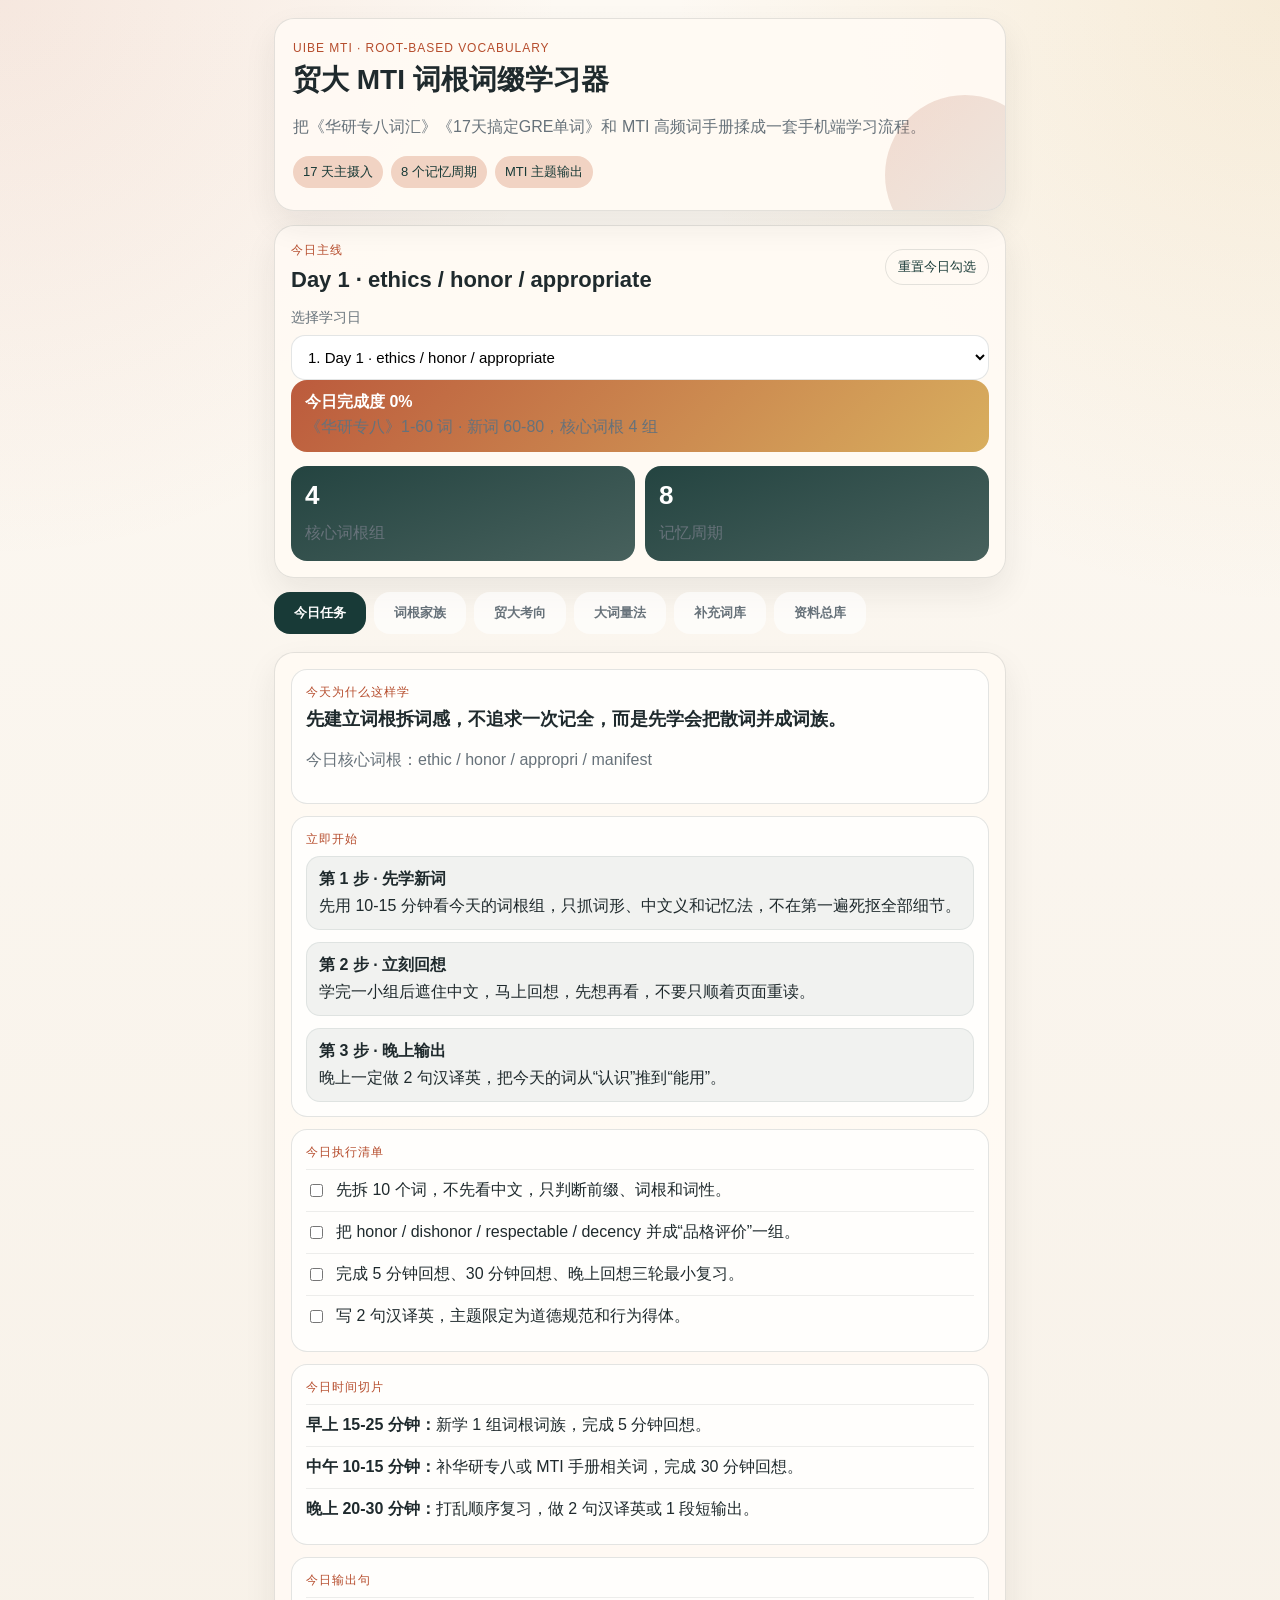
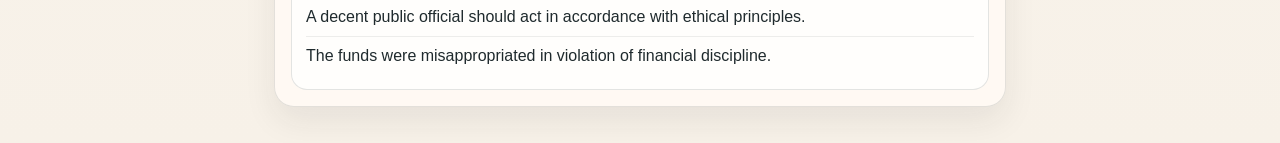
<file: index.html>
<!DOCTYPE html>
<html lang="zh-CN">
<head>
  <meta charset="UTF-8">
  <meta name="viewport" content="width=device-width, initial-scale=1.0, viewport-fit=cover">
  <meta name="theme-color" content="#183a37">
  <meta name="apple-mobile-web-app-capable" content="yes">
  <meta name="apple-mobile-web-app-status-bar-style" content="default">
  <meta name="apple-mobile-web-app-title" content="贸大词汇">
  <title>贸大 MTI 词根词缀学习器</title>
  <style>
    :root{--bg:#f7f1e8;--paper:#fffaf4;--ink:#1f2a2d;--muted:#67727a;--line:rgba(31,42,45,.12);--accent:#b64d2d;--accent-soft:#f1d3c3;--deep:#183a37;--success:#2f7d5c;--shadow:0 14px 32px rgba(38,38,38,.08);--radius:20px}
    *{box-sizing:border-box}
    body{margin:0;font-family:"Segoe UI","PingFang SC","Microsoft YaHei",sans-serif;background:radial-gradient(circle at top right,rgba(211,164,74,.16),transparent 28%),radial-gradient(circle at top left,rgba(182,77,45,.1),transparent 26%),linear-gradient(180deg,#fdf9f3 0%,var(--bg) 100%);color:var(--ink)}
    .app-shell{width:min(100%,760px);margin:0 auto;padding:18px 14px 36px}
    .hero,.panel,.tab-panel{background:rgba(255,250,244,.92);border:1px solid var(--line);border-radius:var(--radius);box-shadow:var(--shadow)}
    .hero{padding:22px 18px;position:relative;overflow:hidden}
    .hero:after{content:"";position:absolute;inset:auto -40px -45px auto;width:160px;height:160px;border-radius:999px;background:linear-gradient(135deg,rgba(182,77,45,.18),rgba(24,58,55,.08))}
    .eyebrow,.panel-kicker,.micro-title{margin:0 0 8px;font-size:12px;letter-spacing:.08em;text-transform:uppercase;color:var(--accent)}
    h1,h2,h3{margin:0;line-height:1.2}
    h1{font-size:28px} h2{font-size:22px}
    .hero-copy,.panel-copy,.metric{color:var(--muted);line-height:1.7}
    .hero-meta{display:flex;flex-wrap:wrap;gap:8px;margin-top:16px}
    .hero-meta span,.chip{padding:7px 10px;border-radius:999px;background:var(--accent-soft);color:var(--deep);font-size:13px}
    .content{display:grid;gap:14px;margin-top:14px}
    .panel,.tab-panel{padding:16px}
    .panel-head{display:flex;justify-content:space-between;gap:12px;align-items:center}
    .ghost-btn{border:1px solid var(--line);background:transparent;color:var(--deep);border-radius:999px;padding:8px 12px}
    .day-switcher{margin-top:16px}
    .day-switcher label{display:block;font-size:14px;margin-bottom:8px;color:var(--muted)}
    .day-switcher select{width:100%;border:1px solid var(--line);border-radius:14px;padding:12px;background:#fff;font-size:15px}
    .tab-bar{display:flex;gap:8px;overflow-x:auto;padding-bottom:4px;scrollbar-width:none}
    .tab-bar::-webkit-scrollbar{display:none}
    .tab-btn{border:0;border-radius:16px;padding:12px 8px;background:rgba(255,255,255,.65);color:var(--muted);font-weight:600;white-space:nowrap;flex:0 0 auto;min-width:92px}
    .tab-btn.active{background:var(--deep);color:#fff}
    .tab-panel{display:none;gap:12px}
    .tab-panel.active{display:grid}
    .mini-card{border:1px solid var(--line);background:rgba(255,255,255,.72);border-radius:16px;padding:14px}
    .word-row,.task-row,.output-row,.review-row{padding:10px 0;border-top:1px solid rgba(31,42,45,.08)}
    .word-row:first-child,.task-row:first-child,.output-row:first-child,.review-row:first-child{border-top:0;padding-top:0}
    .task-check{display:flex;gap:10px;align-items:flex-start}
    .task-check input{margin-top:4px;accent-color:var(--success)}
    .stat-box{display:grid;grid-template-columns:repeat(2,1fr);gap:10px;margin-top:14px}
    .metric-card{border-radius:16px;background:linear-gradient(160deg,rgba(24,58,55,.95),rgba(56,84,80,.92));color:#fff;padding:14px}
    .metric-card strong{display:block;font-size:26px;margin-bottom:8px}
    .section-title{font-size:18px;margin-bottom:6px}
    .family-title{display:flex;justify-content:space-between;gap:10px;align-items:center}
    .family-title strong{font-size:18px}
    .family-title span{color:var(--accent);font-size:13px}
    .example{margin-top:10px;padding:10px 12px;border-radius:14px;background:rgba(211,164,74,.12);color:var(--deep);line-height:1.6}
    .score-banner{padding:12px 14px;border-radius:16px;background:linear-gradient(135deg,rgba(182,77,45,.92),rgba(211,164,74,.88));color:#fff}
    .quick-grid,.resource-list,.library-grid,.bank-grid,.root-grid,.uibe-grid,.review-grid{display:grid;gap:12px}
    .quick-step{padding:12px;border-radius:14px;background:rgba(24,58,55,.06);border:1px solid rgba(24,58,55,.08)}
    .quick-step strong{display:block;margin-bottom:6px}
    .resource-link{display:block;padding:10px 12px;border-radius:12px;background:rgba(255,255,255,.84);border:1px solid rgba(31,42,45,.08);color:var(--deep);text-decoration:none;line-height:1.5}
    .resource-link:hover{background:rgba(241,211,195,.5)}
    @media(min-width:720px){.root-grid,.uibe-grid,.review-grid,.bank-grid,.library-grid{grid-template-columns:repeat(2,1fr)}}
  </style>
</head>
<body>
  <div class="app-shell">
    <header class="hero">
      <p class="eyebrow">UIBE MTI · Root-Based Vocabulary</p>
      <h1>贸大 MTI 词根词缀学习器</h1>
      <p class="hero-copy">把《华研专八词汇》《17天搞定GRE单词》和 MTI 高频词手册揉成一套手机端学习流程。</p>
      <div class="hero-meta"><span>17 天主摄入</span><span>8 个记忆周期</span><span>MTI 主题输出</span></div>
    </header>
    <main class="content">
      <section class="panel today-panel">
        <div class="panel-head">
          <div><p class="panel-kicker">今日主线</p><h2 id="today-title">Day 1</h2></div>
          <button id="reset-progress" class="ghost-btn">重置今日勾选</button>
        </div>
        <div class="day-switcher"><label for="day-select">选择学习日</label><select id="day-select"></select></div>
        <div id="today-card"></div>
      </section>
      <nav class="tab-bar" aria-label="学习模块">
        <button class="tab-btn active" data-tab="mission">今日任务</button>
        <button class="tab-btn" data-tab="roots">词根家族</button>
        <button class="tab-btn" data-tab="uibe">贸大考向</button>
        <button class="tab-btn" data-tab="review">大词量法</button>
        <button class="tab-btn" data-tab="bank">补充词库</button>
        <button class="tab-btn" data-tab="library">资料总库</button>
      </nav>
      <section id="tab-mission" class="tab-panel active"></section>
      <section id="tab-roots" class="tab-panel"></section>
      <section id="tab-uibe" class="tab-panel"></section>
      <section id="tab-review" class="tab-panel"></section>
      <section id="tab-bank" class="tab-panel"></section>
      <section id="tab-library" class="tab-panel"></section>
    </main>
  </div>
  <script>
    const state={currentDay:1,key:"mti-vocab-mini-mobile-v1"};
    const days=[{day:1,title:"Day 1 · ethics / honor / appropriate",focus:"先建立词根拆词感，不追求一次记全，而是先学会把散词并成词族。",bookRange:"《华研专八》1-60 词",intake:"新词 60-80，核心词根 4 组",roots:["ethic","honor","appropri","manifest"],tasks:["先拆 10 个词，不先看中文，只判断前缀、词根和词性。","把 honor / dishonor / respectable / decency 并成“品格评价”一组。","完成 5 分钟回想、30 分钟回想、晚上回想三轮最小复习。","写 2 句汉译英，主题限定为道德规范和行为得体。"],outputs:["A decent public official should act in accordance with ethical principles.","The funds were misappropriated in violation of financial discipline."]},{day:2,title:"Day 2 · assure / define / therapy",focus:"把抽象动词和学术词并推进，开始适应正式语体。",bookRange:"《华研专八》61-120 词",intake:"新词 70-90，核心词根 4 组",roots:["sure","fin","therap","spir"],tasks:["区分 assure / reassure / ensure。","整理 definition / definitive / define 的派生路径。","完成 5 分钟回想和 30 分钟回想。","做 3 题中译英，练正式表达。"],outputs:["The new policy is intended to reassure investors.","A definitive explanation requires more rigorous evidence."]},{day:3,title:"Day 3 · function / mobil / manifest",focus:"把连续词表重组成词族，开始建立真正的扩词速度。",bookRange:"《华研专八》121-180 词",intake:"新词 70-90，核心词根 4 组",roots:["funct","mob","mot","mani"],tasks:["一口气串记 function / malfunction / functional。","区分 mobile / mobilize / demobilize 的方向变化。","围绕 manifest 写 3 个中文概念对应英文表达。","完成当天晚上打乱顺序复习。"],outputs:["The reform has begun to manifest its structural impact.","The government mobilized resources to stabilize the market."]},{day:4,title:"Day 4 · aggregate / conflate / syndicate",focus:"切入统计、组织、概念辨析类表达，贴近贸大政经文本。",bookRange:"《华研专八》900-1000 词附近",intake:"新词 80-100，主题推进",roots:["greg","flate","sect","dole"],tasks:["把 aggregate / amalgamate / conflate 放在同一张辨析卡上。","分别造句：总量统计、企业联合、概念混淆。","完成 1 天和 2 天节点复习。","口头复述今天最值钱的 15 词。"],outputs:["The report aggregates data from multiple regional markets.","We should not conflate short-term volatility with structural decline."]},{day:5,title:"Day 5 · cred / credit / discredit",focus:"进入贸大高频的公信力、信誉、认证和抹黑表达。",bookRange:"《华研专八》1980-2000 词附近",intake:"新词 80-100，cred 主轴",roots:["cred","eman","hydr","macul"],tasks:["串记 accredit / credit / credible / credibility / discredit。","围绕公信力、认证、抹黑各造 1 句。","把 impeccable / immaculate 放入写作升级词。","完成 4 天节点回收。"],outputs:["Policy credibility depends on transparency and consistent implementation.","The agency was officially accredited by an international body."]},{day:6,title:"Day 6 · decrease / decree / deficit",focus:"正式进入政经主轴，形成财政、法令、逆差词网。",bookRange:"《华研专八》3980-4005 词附近",intake:"新词 90-110，de- 系列与政经词",roots:["cre","ficit","leg","delib"],tasks:["区分 decrease / deficit / defect。","围绕 decree / delegate / deliberate / democracy 写主题句。","做一组财政、治理、法令小词包。","完成 7 天前词汇的第一次集中回收。"],outputs:["The trade deficit narrowed as exports regained momentum.","The decree was issued after prolonged deliberation."]},{day:7,title:"Day 7 · 周中复盘",focus:"这一天不盲冲新词，先把前 6 天压实。",bookRange:"复盘 Day 1-6",intake:"新词减半，复习翻倍",roots:["cred","mob","manifest","deficit"],tasks:["回看错词，重做 20 词中译英。","每个重点词根写出 1 条语义链。","把前 6 天输出句改写成更正式的贸大风格。","做一次 30 分钟限时复盘。"],outputs:["Institutional credibility is central to effective governance.","Regional development requires sustained policy coordination."]},{day:8,title:"Day 8 · trade / finance / policy",focus:"从词根转入主题调词，贴近商贸和政策文本。",bookRange:"政经相关页 + MTI 高频手册 Unit 1",intake:"新词 90-110，主题式摄入",roots:["fer","gress","tract","press"],tasks:["把技术转移、资本流动、政策推进放在同一输出组。","用 fer / gress / tract 各写 2 个贸大场景表达。","从 MTI 高频词手册补 20-30 个主题词。","完成晚上打乱顺序复习。"],outputs:["Technology transfer can enhance industrial competitiveness.","The negotiations made substantial progress on market access."]},{day:9,title:"Day 9 · media / diplomacy / public discourse",focus:"补足媒体、国际关系和公共表达语体。",bookRange:"公共表达词 + MTI 高频手册 Unit 2",intake:"新词 80-100，主题扩展",roots:["voc","dict","claim","mani"],tasks:["做声明、表态、呼吁、谴责词包。","区分 claim / proclaim / disclaimer。","把 public discourse 相关词放进一段新闻翻译里。","完成 1 天、2 天、4 天三轮旧词回收。"],outputs:["The spokesperson reaffirmed the country's commitment to dialogue.","The statement was widely interpreted as a diplomatic signal."]},{day:10,title:"Day 10 · literature / culture / humanities",focus:"保持百科和文化词储备，抬高英汉互译上限。",bookRange:"《华研专八》后段 + MTI 高频手册 Unit 3",intake:"新词 80-100，文化补充",roots:["bio","graph","chron","figur"],tasks:["整理 biography / essay / fiction / figurative language。","区分文学文体与学术说明表达。","写 1 段中译英，主题为文化传播。","完成 7 天节点回收。"],outputs:["Figurative language often enriches the texture of literary expression.","The essay offers a chronological account of cultural change."]},{day:11,title:"Day 11 · ecology / geography / biotechnology",focus:"把生态文明、区域发展、科技农业装进一个输出框架。",bookRange:"science 相关词 + 现有学习单",intake:"新词 80-100，科技生态场景",roots:["bio","geo","photo","tech"],tasks:["把 biodiversity / biotechnology / geographical 做成输出句。","练 3 句汉译英：生态治理、现代农业、区域发展。","区分 science 文本和政策文本的语气。","完成 15 天前旧词的抽查。"],outputs:["Protecting biodiversity is essential to ecological governance.","Geographical conditions shape the pattern of regional development."]},{day:12,title:"Day 12 · governance / law / institution",focus:"强化机构运行、法律规则和治理能力表达。",bookRange:"institutional vocabulary",intake:"新词 90 左右，制度类表达",roots:["jur","leg","ministr","ordin"],tasks:["做机构、法规、执行、授权四个小盒子。","把抽象名词转回动词表达。","练制度性约束、依法治理、行政效率三类句子。","做 20 词反向调用。"],outputs:["Effective governance requires institutional coordination.","Administrative efficiency must be balanced with legal accountability."]},{day:13,title:"Day 13 · commerce / market / negotiation",focus:"把商贸、谈判、市场机制说顺。",bookRange:"trade and market vocabulary",intake:"新词 90-100，商贸输出",roots:["merc","port","cess","valu"],tasks:["做 export / import / portfolio / value 市场词网。","英汉互译各 4 句，主题为外贸与市场准入。","改写 2 句，把普通表达升级成正式书面语。","晚上优先做复习，不够时间可暂缓新词。"],outputs:["Broader market access could stimulate export competitiveness.","The two sides resumed negotiations on tariff adjustment."]},{day:14,title:"Day 14 · review sprint",focus:"进入 GRE 式滚动回收，不再单线摄入。",bookRange:"回看 Day 8-13",intake:"新词少量，复习为主",roots:["cred","gress","port","leg"],tasks:["只抓错词和低熟词。","把最常忘的 20 词拆成 5 个小族。","限时完成 1 段汉译英。","检查哪些词你能认但不会写。"],outputs:["Reform momentum depends on credible policy signals.","Institutional reform should proceed in a prudent and coordinated manner."]},{day:15,title:"Day 15 · simulation day",focus:"直接把记词导向笔头表达，模拟考场调词。",bookRange:"全书混合抽词",intake:"新词 60-80，输出强度最高",roots:["mixed sets"],tasks:["做 15 词中译英默写。","做 1 段政经类汉译英。","做 1 段英译汉，标出你从词根猜出的词。","把 5 个普通词替换成更正式词。"],outputs:["The initiative has generated broad-based support across sectors.","The proposal aims to enhance regulatory coherence."]},{day:16,title:"Day 16 · final consolidation",focus:"把最值钱的词根家族压成可调用语料。",bookRange:"全书重点回收",intake:"新词 50-60，整理压缩",roots:["cred","fer","gress","tract","leg"],tasks:["做 5 张词族总卡片。","每张卡片包含核心义、前后缀、代表词、场景搭配、输出句。","整理自己的错词地图。","做 30 分钟闭卷反推。"],outputs:["Sustained progress requires coordinated institutional support.","The policy was designed to facilitate cross-border cooperation."]},{day:17,title:"Day 17 · 贸大冲刺总复盘",focus:"最后一天不是冲新词，而是把词根能力转成考场动作。",bookRange:"17 天总回顾",intake:"新词最低，输出最高",roots:["all core roots"],tasks:["看到中文概念，先想到词根家族，再想到具体词。","完成 10 句汉译英和 10 句英译汉。","按政经、治理、商贸、文化四类输出高频词。","列出下一轮 30 天滚动复习名单。"],outputs:["Vocabulary mastery becomes useful only when it can be retrieved under pressure.","Root-based learning should ultimately serve translation output."]}];
    const roots=[{root:"cred",meaning:"相信，信任",why:"公信力、信誉、认证、抹黑都靠这组。",words:["credit","credible","credibility","accredit","discredit","creed"],scenario:"政策公信力、国际认证、舆论攻击",example:"Policy credibility matters more than short-term rhetoric."},{root:"gress",meaning:"走，前进",why:"适合写进展、推进、倒退、协商进程。",words:["progress","regress","congress","progressive","aggression"],scenario:"谈判进展、改革推进、社会进步",example:"The negotiations made steady progress after several rounds of consultation."},{root:"fer",meaning:"带来，转移",why:"商贸、技术转移、资本流动都常用。",words:["transfer","confer","defer","infer","refer"],scenario:"技术转移、授予资格、延期处理",example:"Technology transfer can enhance industrial upgrading."},{root:"manifest",meaning:"显现，表明",why:"把普通句写正式时非常好用。",words:["manifest","manifestation","demonstrate","evoke"],scenario:"政策成效、社会反应、趋势显现",example:"The data clearly manifest a shift in consumer behavior."},{root:"mob / mot",meaning:"移动，推动",why:"动员、流动、行动能力都能覆盖。",words:["mobile","mobilize","demobilize","motion","promote"],scenario:"资源动员、劳动力流动、政策推动",example:"The state mobilized resources to support the recovery."},{root:"leg / legis",meaning:"法律，规则",why:"治理、法治、法规文本的核心支撑。",words:["legal","legitimate","legislation","legislative"],scenario:"依法治理、立法程序、合法性",example:"Institutional legitimacy depends on transparent legislation."}];
    const uibe=[{title:"政经政策",detail:"重点储备 policy, governance, regulation, fiscal, deficit, coordination 这类正式抽象词。",action:"每天至少写 2 句政策类汉译英。"},{title:"国际商贸",detail:"围绕 trade, market access, competitiveness, export, import, negotiation 建立主题词网。",action:"把词根族转成商贸段落表达，而不只是认单词。"},{title:"机构治理",detail:"贸大答案很看重机构、法律、执行、授权这类冷静正式语体。",action:"遇到 administration, authority, decree, delegate 一类词要会写会替换。"},{title:"媒体外交",detail:"新闻翻译和公共表达要求你会说表态、谴责、回应、重申、呼吁。",action:"按声明类动词单独建卡。"},{title:"百科文化",detail:"文学文化、宗教人文词不能全丢，它们能抬高英汉互译上限。",action:"每周给文史文化留出 1 天补充。"},{title:"MTI 高频速背手册的用法",detail:"这本手册适合补充高频主题词，不适合完全替代词根主线。",action:"每天从对应 Unit 补 20-30 词，用来做主题输出，而不是脱离场景单背。"}];
    const cycles=[["第 1 轮","5 分钟","背完 1 组 10 词立刻回想，遮住中文先想意思。","最高"],["第 2 轮","30 分钟","背完 6 组约 60 词，从头整体回想一遍。","最高"],["第 3 轮","12 小时","当天晚上复习当天新词，顺序打乱，克服前摄后摄。","最高"],["第 4 轮","1 天","第二天优先复习昨天的新词。","高"],["第 5 轮","2 天","隔两天回收一遍，重点抓已模糊词。","高"],["第 6 轮","4 天","隔四天做一次较完整复盘。","中高"],["第 7 轮","7 天","每周回收，顺带转入中译英输出。","中高"],["第 8 轮","15 天","半个月后再查，确认是否真正进入长期记忆。","中"]];
    const fast=["铁律 1：复习优先于新学。时间不够时，宁可少背，也要完成当天复习。","铁律 2：复习必须先回忆，不能只是重读。必须遮住中文，先想再看。","第一遍只抓三样：词形外观、中文义、记忆法。拼写和英文释义不放在第一轮硬啃。","晚上复习要打乱顺序，不要按白天原顺序机械重放。","MTI 版本要比 GRE 原版多一步：每晚至少做 2 句汉译英，把词从认识拉到输出。"];
    const tem8=[{title:"专八首批 · 品格与治理",source:"《华研专八》前段抽样",use:"适合 Day 1-3，用来建立词根拆词感和正式语体。",words:["appropriate","misappropriate","honor","dishonor","respectable","ethic","ethical","virtue","behave","conduct","principle","orthodox","decent","decency","gracious","doom","fate","fatal"]},{title:"专八首批 · 学术与抽象表达",source:"《华研专八》前段抽样",use:"适合 Day 2-3，配 define / therapy / manifest 一线推进。",words:["acute","severe","solemn","rigorous","assure","reassure","definition","definitive","dispense","remedy","therapy","physiotherapy","psychotherapy","insane","spiritual"]},{title:"专八首批 · 动员、显现、组织",source:"《华研专八》前段抽样",use:"适合 Day 3-4，特别适合政经和组织行为场景。",words:["authority","administration","maladministration","municipal","function","malfunction","mobile","mobilize","demobilize","motion","evoke","demonstrate","manifest","manifestation"]},{title:"专八高值 · 公信力与逆差",source:"《华研专八》约 1981-2000 / 3981-4000 抽样",use:"适合 Day 5-6，直接贴近贸大翻译场景。",words:["impeccable","immaculate","matrix","emanate","accredit","discredit","crime","crucial","cultivate","curiosity","curriculum","decrease","decree","defect","defendant","defiance","defiant","deficit","defy","delegate","deliberate","delicate","democracy"]}];
    const hand=[{title:"MTI 手册 Unit 1 抽样",source:"手册第 1 单元抽样",use:"适合做高频补词和快速回忆卡。",words:["requisite","initiative","inherent","vegetate","enact","insularity","laud","hilarity","nomination","imbecile","feint","exemption","hummock","incommunicative","numerology","interlace","entreaty","libation","juxtaposition","juxtapose","tenable","outrage","heckler","flawless","paltry","jerk","inexplicable","sagacious"]},{title:"MTI 手册 Unit 2 抽样",source:"手册第 2 单元抽样",use:"适合抽象评价词、法律词、叙述词补充。",words:["reagent","lampooner","funk","gory","lacklustre","indict","gobble","quiescent","matador","immensity","quintessence","inquietude","utilize","innuendo","jade","lair","wavy","censure","yokel","injunction","ramification","nonskid","abode","inconstant","inclined","fringe","pantheon","immolate"]},{title:"MTI 手册 Unit 3 抽样",source:"手册第 3 单元抽样",use:"适合文化、法律、抽象评价和风格词补底。",words:["grille","glide","mediocrity","palette","farrow","defendant","acclamation","abject","iniquity","fig","ethos","fop","emendation","hostage","matrix","indiscreet","whimper","redolent","catalysis","jilt","flux","canyon","forestall","impregnable","mien","gaucherie"]}];
    const gre=[{title:"GRE 式大词量推进包",idea:"这些词适合按 10 词一组推进，先抓词形和中文义，再走 8 个周期。",words:["rigorous","solemn","aggregate","conflate","accredit","discredit","deficit","delegate","deliberate","democracy"]},{title:"GRE 式抽象学术包",idea:"这些词既能扩词量，又能抬高正式语体。",words:["definitive","manifestation","quintessence","ramification","inherent","initiative","inexplicable","sagacious","ostentatious","pedantic"]},{title:"GRE 式文化百科包",idea:"这组更适合 B 类和 C 类词，先混脸熟，再滚动升级。",words:["existentialist","figurative","personification","chronological","pantheon","redolent","mediocrity","gaucherie","ethos","palette"]}];
    const library=[{title:"核心入口",detail:"先看这组，足够支撑日常学习和执行。",files:[["最终使用说明-今天就能开始","../../outputs/最终使用说明-今天就能开始.md"],["Vercel发布版说明","../../outputs/Vercel发布版说明.md"],["GitHub-Pages发布版说明","../../outputs/GitHub-Pages发布版说明.md"],["网址发布最短路线","../../outputs/网址发布最短路线.md"],["做成网址-手机使用说明","../../outputs/做成网址-手机使用说明.md"],["资料总库使用说明","../../outputs/资料总库使用说明.md"]]},{title:"计划与导航",detail:"用来确定学习顺序、阶段安排和路线图。",files:[["词根词缀学习总导航","../../outputs/词根词缀学习总导航.md"],["词根词缀学习总控台","../../outputs/词根词缀学习总控台.md"],["翻译硕士词根词缀30天打卡计划","../../outputs/翻译硕士词根词缀30天打卡计划.md"],["30天总复盘与二轮扩展路线图","../../outputs/30天总复盘与二轮扩展路线图.md"],["二轮扩展每周执行模板","../../outputs/二轮扩展每周执行模板.md"],["词根词缀1000词扩展路线图","../../outputs/词根词缀1000词扩展路线图.md"],["词根词缀首周启动执行包","../../outputs/词根词缀首周启动执行包.md"],["词根词缀7天训练营","../../outputs/词根词缀7天训练营.md"]]},{title:"方法与输出",detail:"用来理解怎么从背词走向翻译输出。",files:[["翻译硕士词根词缀质变输出方法论","../../outputs/翻译硕士词根词缀质变输出方法论.md"],["翻译硕士词根词缀高阶方法论","../../outputs/翻译硕士词根词缀高阶方法论.md"],["翻译硕士词根词缀输出训练模板","../../outputs/翻译硕士词根词缀输出训练模板.md"],["翻译硕士词根词缀中英互译练习册","../../outputs/翻译硕士词根词缀中英互译练习册.md"],["中文概念反向调用词族表","../../outputs/中文概念反向调用词族表.md"],["中文概念汉译英反向自测卷","../../outputs/中文概念汉译英反向自测卷.md"],["词根词缀高频输出句库100句","../../outputs/词根词缀高频输出句库100句.md"],["翻译硕士高频政经词族表","../../outputs/翻译硕士高频政经词族表.md"],["翻译硕士高频长难词拆解清单","../../outputs/翻译硕士高频长难词拆解清单.md"]]},{title:"词表与速查",detail:"用来扩词、冲刺、辨析和日常查阅。",files:[["高频词根词缀扩词总表","../../outputs/高频词根词缀扩词总表.md"],["高频同根词簇速记表","../../outputs/高频同根词簇速记表.md"],["高频后缀派生词速记清单","../../outputs/高频后缀派生词速记清单.md"],["词根词缀核心扩词120词表","../../outputs/词根词缀核心扩词120词表.md"],["词根词缀第二轮扩词150词表","../../outputs/词根词缀第二轮扩词150词表.md"],["词根词缀第三轮扩词180词表","../../outputs/词根词缀第三轮扩词180词表.md"],["词根词缀高频记忆卡片","../../outputs/词根词缀高频记忆卡片.md"],["词根词缀高频搭配速记表","../../outputs/词根词缀高频搭配速记表.md"],["词根词缀高频易混词辨析表","../../outputs/词根词缀高频易混词辨析表.md"],["词根词缀冲刺速查清单","../../outputs/词根词缀冲刺速查清单.md"]]},{title:"执行表与复盘",detail:"用来每天打卡、每周复盘、追踪掌握度。",files:[["词根词缀每日执行清单模板","../../outputs/词根词缀每日执行清单模板.md"],["词根词缀每日输出任务速用卡","../../outputs/词根词缀每日输出任务速用卡.md"],["词根词缀每日打卡清单-极简打印版","../../outputs/词根词缀每日打卡清单-极简打印版.md"],["词根词缀每周复盘记录表","../../outputs/词根词缀每周复盘记录表.md"],["词根词缀错词复盘模板","../../outputs/词根词缀错词复盘模板.md"],["词根词缀阶段自测清单","../../outputs/词根词缀阶段自测清单.md"],["词根词缀长难词专项测试","../../outputs/词根词缀长难词专项测试.md"],["词根词缀450词30天任务单","../../outputs/词根词缀450词30天任务单.md"],["词根词缀450词四周周测卷","../../outputs/词根词缀450词四周周测卷.md"]]},{title:"CSV 与 Anki",detail:"用来导入、打印、追踪和批量复习。",files:[["Anki导入说明","../../outputs/Anki导入说明.md"],["词根词缀Anki导入版","../../outputs/词根词缀Anki导入版.tsv"],["词根词缀高频扩词词库","../../outputs/词根词缀高频扩词词库.csv"],["词根词缀30天打卡记录表","../../outputs/词根词缀30天打卡记录表.csv"],["词根词缀30天日历式安排表","../../outputs/词根词缀30天日历式安排表.csv"],["词根词缀掌握进度追踪表","../../outputs/词根词缀掌握进度追踪表.csv"],["阅读取词记录表","../../outputs/阅读取词记录表.csv"],["450词中译英默写表","../../outputs/450词中译英默写表.csv"]]},{title:"学习单与示范版",detail:"用来按日执行和参考填写方式。",files:[["2026-08-05词根词缀学习单","../../outputs/2026-08-05词根词缀学习单.md"],["2026-08-06词根词缀学习单","../../outputs/2026-08-06词根词缀学习单.md"],["2026-08-07词根词缀学习单","../../outputs/2026-08-07词根词缀学习单.md"],["2026-08-08词根词缀学习单","../../outputs/2026-08-08词根词缀学习单.md"],["2026-08-09词根词缀学习单","../../outputs/2026-08-09词根词缀学习单.md"],["2026-08-10词根词缀学习单","../../outputs/2026-08-10词根词缀学习单.md"],["2026-08-11词根词缀学习单","../../outputs/2026-08-11词根词缀学习单.md"],["2026-08-12词根词缀学习单","../../outputs/2026-08-12词根词缀学习单.md"],["2026-08-13词根词缀学习单","../../outputs/2026-08-13词根词缀学习单.md"],["2026-08-14词根词缀学习单","../../outputs/2026-08-14词根词缀学习单.md"],["2026-08-15词根词缀学习单","../../outputs/2026-08-15词根词缀学习单.md"],["2026-08-16词根词缀学习单","../../outputs/2026-08-16词根词缀学习单.md"],["首周每日打卡填写示范版","../../outputs/首周每日打卡填写示范版.md"],["首周周测填写示范版","../../outputs/首周周测填写示范版.md"],["第二周每日打卡填写示范版","../../outputs/第二周每日打卡填写示范版.md"],["第二周周测填写示范版","../../outputs/第二周周测填写示范版.md"],["第三周每日打卡填写示范版","../../outputs/第三周每日打卡填写示范版.md"],["第三周周测填写示范版","../../outputs/第三周周测填写示范版.md"],["第四周每日打卡填写示范版","../../outputs/第四周每日打卡填写示范版.md"],["第四周周测填写示范版","../../outputs/第四周周测填写示范版.md"]]},{title:"源资料 PDF",detail:"原始词书和参考资料入口。",files:[["华研专八(1).pdf","file:///D:/xwechat_files/wxid_3lqqgtjqkygs22_4000/msg/file/2026-08/%E5%8D%8E%E7%A0%94%E4%B8%93%E5%85%AB(1).pdf"],["翻译硕士MTI高频词汇速背手册精缩版（赠） 1.pdf","file:///D:/xwechat_files/wxid_3lqqgtjqkygs22_4000/msg/file/2026-08/%E7%BF%BB%E8%AF%91%E7%A1%95%E5%A3%ABMTI%E9%AB%98%E9%A2%91%E8%AF%8D%E6%B1%87%E9%80%9F%E8%83%8C%E6%89%8B%E5%86%8C%E7%B2%BE%E7%BC%A9%E7%89%88%EF%BC%88%E8%B5%A0%EF%BC%89%201.pdf"],["《17天搞定GRE单词》","file:///C:/Users/HP/Downloads/%E3%80%8A17%E5%A4%A9%E6%90%9E%E5%AE%9AGRE%E5%8D%95%E8%AF%8D%E3%80%8B%E5%85%B3%E6%B3%A8%E5%BE%AE%E4%BF%A1%E5%85%AC%E4%BC%97%E5%8F%B7%E3%80%90%E8%9C%9C%E9%A2%98%E7%BF%BB%E7%A1%95MTI%E3%80%91%E8%8E%B7%E5%8F%96%E6%9B%B4%E5%A4%9A%E5%AD%A6%E4%B9%A0%E8%B5%84%E6%96%99%20(1).pdf"]]}];
    const gResources=[["最终使用说明-今天就能开始","../../outputs/最终使用说明-今天就能开始.md"],["Vercel发布版说明","../../outputs/Vercel发布版说明.md"],["GitHub-Pages发布版说明","../../outputs/GitHub-Pages发布版说明.md"],["网址发布最短路线","../../outputs/网址发布最短路线.md"],["做成网址-手机使用说明","../../outputs/做成网址-手机使用说明.md"],["资料总库使用说明","../../outputs/资料总库使用说明.md"]];
    function dayOption(){const el=document.getElementById("day-select"); days.forEach(d=>{const o=document.createElement("option");o.value=d.day;o.textContent=`${d.day}. ${d.title}`;el.appendChild(o)}); el.value=1}
    function load(){try{return JSON.parse(localStorage.getItem(state.key)||"{}")}catch{return {}}}
    function save(v){localStorage.setItem(state.key,JSON.stringify(v))}
    function bindTabs(){document.querySelectorAll(".tab-btn").forEach(b=>b.addEventListener("click",()=>{document.querySelectorAll(".tab-btn").forEach(x=>x.classList.remove("active"));document.querySelectorAll(".tab-panel").forEach(p=>p.classList.remove("active"));b.classList.add("active");document.getElementById("tab-"+b.dataset.tab).classList.add("active")}))}
    function bindActions(){document.getElementById("day-select").addEventListener("change",e=>{state.currentDay=Number(e.target.value);renderToday()});document.getElementById("reset-progress").addEventListener("click",()=>{const p=load();delete p["day-"+state.currentDay];save(p);renderToday()})}
    function renderToday(){const d=days.find(x=>x.day===state.currentDay); const p=load(); const key="day-"+state.currentDay; const c=p[key]||[]; const percent=Math.round((c.length/d.tasks.length)*100)||0; document.getElementById("today-title").textContent=d.title; document.getElementById("today-card").innerHTML=`<div class="score-banner"><strong>今日完成度 ${percent}%</strong><div class="panel-copy">${d.bookRange} · ${d.intake}</div></div><div class="stat-box"><div class="metric-card"><strong>${d.roots.length}</strong><span class="metric">核心词根组</span></div><div class="metric-card"><strong>8</strong><span class="metric">记忆周期</span></div></div>`; document.getElementById("tab-mission").innerHTML=`<div class="mini-card"><p class="micro-title">今天为什么这样学</p><h3 class="section-title">${d.focus}</h3><p class="panel-copy">今日核心词根：${d.roots.join(" / ")}</p></div><div class="mini-card"><p class="micro-title">立即开始</p><div class="quick-grid"><div class="quick-step"><strong>第 1 步 · 先学新词</strong>先用 10-15 分钟看今天的词根组，只抓词形、中文义和记忆法，不在第一遍死抠全部细节。</div><div class="quick-step"><strong>第 2 步 · 立刻回想</strong>学完一小组后遮住中文，马上回想，先想再看，不要只顺着页面重读。</div><div class="quick-step"><strong>第 3 步 · 晚上输出</strong>晚上一定做 2 句汉译英，把今天的词从“认识”推到“能用”。</div></div></div><div class="mini-card"><p class="micro-title">今日执行清单</p>${d.tasks.map((t,i)=>`<div class="task-row"><label class="task-check"><input type="checkbox" data-task-index="${i}" ${c.includes(i)?"checked":""}><span>${t}</span></label></div>`).join("")}</div><div class="mini-card"><p class="micro-title">今日时间切片</p><div class="review-row"><strong>早上 15-25 分钟：</strong>新学 1 组词根词族，完成 5 分钟回想。</div><div class="review-row"><strong>中午 10-15 分钟：</strong>补华研专八或 MTI 手册相关词，完成 30 分钟回想。</div><div class="review-row"><strong>晚上 20-30 分钟：</strong>打乱顺序复习，做 2 句汉译英或 1 段短输出。</div></div><div class="mini-card"><p class="micro-title">今日输出句</p>${d.outputs.map(s=>`<div class="output-row">${s}</div>`).join("")}</div>`; document.querySelectorAll("[data-task-index]").forEach(box=>box.addEventListener("change",e=>{const p=load();const cur=new Set(p[key]||[]); const i=Number(e.target.dataset.taskIndex); e.target.checked?cur.add(i):cur.delete(i); p[key]=Array.from(cur).sort((a,b)=>a-b); save(p); renderToday();}));}
    function renderRoots(){document.getElementById("tab-roots").innerHTML=`<div class="root-grid">${roots.map(r=>`<article class="mini-card"><div class="family-title"><strong>${r.root}</strong><span>${r.meaning}</span></div><p class="panel-copy">${r.why}</p><div class="word-row"><strong>代表词：</strong>${r.words.join(" / ")}</div><div class="word-row"><strong>贸大场景：</strong>${r.scenario}</div><div class="example">${r.example}</div></article>`).join("")}</div>`}
    function renderUIBE(){document.getElementById("tab-uibe").innerHTML=`<div class="uibe-grid">${uibe.map(item=>`<article class="mini-card"><p class="micro-title">贸大考向</p><h3 class="section-title">${item.title}</h3><p class="panel-copy">${item.detail}</p><div class="example">${item.action}</div></article>`).join("")}<article class="mini-card"><p class="micro-title">MTI 手册接法</p><h3 class="section-title">MTI 高频速背手册的用法</h3><p class="panel-copy">这本手册适合补充高频主题词，不适合完全替代词根主线。</p><div class="example">每天从对应 Unit 补 20-30 词，用来做主题输出，而不是脱离场景单背。</div></article></div>`}
    function renderReview(){document.getElementById("tab-review").innerHTML=`<div class="mini-card"><p class="micro-title">8 个记忆周期</p>${cycles.map(c=>`<div class="review-row"><strong>${c[0]} · ${c[1]}</strong>：${c[2]} <span class="chip">${c[3]}</span></div>`).join("")}</div><div class="mini-card"><p class="micro-title">两条铁律</p>${fast.map(x=>`<div class="review-row">${x}</div>`).join("")}</div><div class="mini-card"><p class="micro-title">A / B / C 三层掌握</p><div class="review-row"><strong>A 类：</strong>政经、治理、商贸、媒体外交词。要求会写、会用、会汉译英。</div><div class="review-row"><strong>B 类：</strong>抽象学术词、专八高阶词、文化百科词。要求能认、能猜、能逐步转入输出。</div><div class="review-row"><strong>C 类：</strong>低频冷词和暂时不常用词。先混脸熟，先滚动见面，不急着一次吃透。</div><div class="review-row"><strong>大词量标准：</strong>不是所有词都同一深度，而是核心词能打仗，大量高阶词有识别力。</div></div><div class="mini-card"><p class="micro-title">17 天之后怎么继续</p><div class="review-row"><strong>主摄入期：</strong>前 17 天。</div><div class="review-row"><strong>二轮扩词：</strong>第 18-47 天。</div><div class="review-row"><strong>继续膨胀：</strong>第 48 天以后。</div></div>`}
    function renderBank(){document.getElementById("tab-bank").innerHTML=`<div class="mini-card"><p class="micro-title">说明</p><h3 class="section-title">首批真实补词已经并进来了</h3><p class="panel-copy">这里先放我已经从《华研专八》和 MTI 手册里抽出来的高价值词。它不是“全书全部录入”，但已经足够让你按 GRE 式周期开始滚动扩词。</p></div><div class="mini-card"><p class="micro-title">怎么用这栏</p><div class="review-row">先学“今日任务”里的主线，不要一上来全看完。</div><div class="review-row">当天学完后，再来这栏补 10-30 个同主题词。</div><div class="review-row">A 类词优先会写会用，B 类词先认得，C 类词先混脸熟。</div><div class="review-row">补词后照样走 5 分钟、30 分钟、晚上 12 小时回想。</div></div><div class="bank-grid">${tem8.map(x=>`<article class="mini-card"><p class="micro-title">${x.source}</p><h3 class="section-title">${x.title}</h3><p class="panel-copy">${x.use}</p><div class="word-row">${x.words.join(" / ")}</div></article>`).join("")}${hand.map(x=>`<article class="mini-card"><p class="micro-title">${x.source}</p><h3 class="section-title">${x.title}</h3><p class="panel-copy">${x.use}</p><div class="word-row">${x.words.join(" / ")}</div></article>`).join("")}${gre.map(x=>`<article class="mini-card"><p class="micro-title">GRE 桥接包</p><h3 class="section-title">${x.title}</h3><p class="panel-copy">${x.idea}</p><div class="word-row">${x.words.join(" / ")}</div></article>`).join("")}</div>`}
    function renderLibrary(){document.getElementById("tab-library").innerHTML=`<div class="mini-card"><p class="micro-title">资料总库</p><h3 class="section-title">尽量都塞进一个入口了</h3><p class="panel-copy">这里把你现有的核心资料、执行表、词库、训练册、每日学习单和源 PDF 收到一起。日常直接用“今日任务”，需要展开时来这里找对应材料。</p></div><div class="library-grid">${library.map(g=>`<article class="mini-card"><p class="micro-title">资料分组</p><h3 class="section-title">${g.title}</h3><p class="panel-copy">${g.detail}</p><div class="resource-list">${g.files.map(([l,h])=>`<a class="resource-link" href="${h}" target="_blank" rel="noopener noreferrer">${l}</a>`).join("")}</div></article>`).join("")}</div>`}
    dayOption(); renderToday(); renderRoots(); renderUIBE(); renderReview(); renderBank(); renderLibrary(); bindTabs(); bindActions();
  </script>
</body>
</html>
</file>
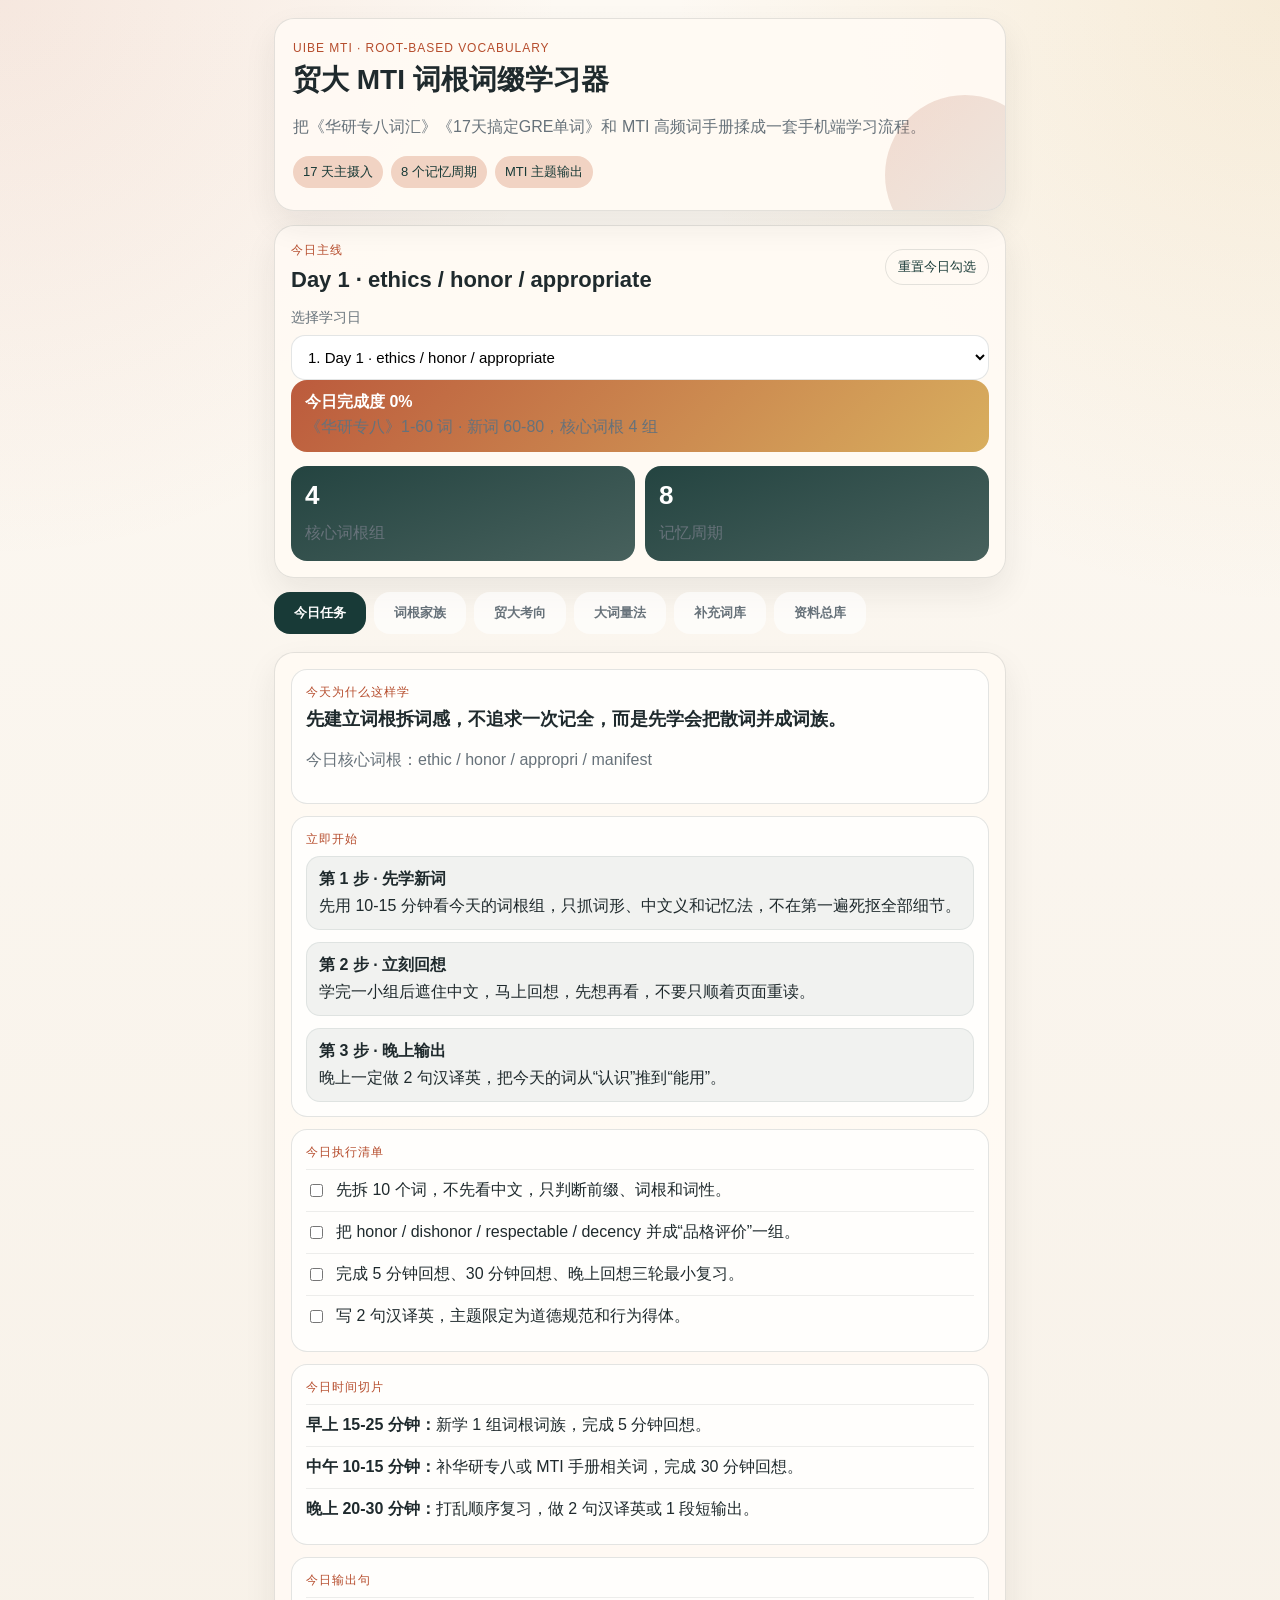
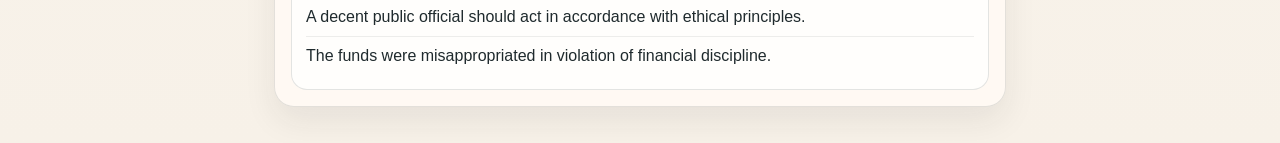
<file: 手机单文件版.html>
<!DOCTYPE html>
<html lang="zh-CN">
<head>
  <meta charset="UTF-8">
  <meta name="viewport" content="width=device-width, initial-scale=1.0, viewport-fit=cover">
  <meta name="theme-color" content="#183a37">
  <meta name="apple-mobile-web-app-capable" content="yes">
  <meta name="apple-mobile-web-app-status-bar-style" content="default">
  <meta name="apple-mobile-web-app-title" content="贸大词汇">
  <title>贸大 MTI 词根词缀学习器</title>
  <style>
    :root{--bg:#f7f1e8;--paper:#fffaf4;--ink:#1f2a2d;--muted:#67727a;--line:rgba(31,42,45,.12);--accent:#b64d2d;--accent-soft:#f1d3c3;--deep:#183a37;--success:#2f7d5c;--shadow:0 14px 32px rgba(38,38,38,.08);--radius:20px}
    *{box-sizing:border-box}
    body{margin:0;font-family:"Segoe UI","PingFang SC","Microsoft YaHei",sans-serif;background:radial-gradient(circle at top right,rgba(211,164,74,.16),transparent 28%),radial-gradient(circle at top left,rgba(182,77,45,.1),transparent 26%),linear-gradient(180deg,#fdf9f3 0%,var(--bg) 100%);color:var(--ink)}
    .app-shell{width:min(100%,760px);margin:0 auto;padding:18px 14px 36px}
    .hero,.panel,.tab-panel{background:rgba(255,250,244,.92);border:1px solid var(--line);border-radius:var(--radius);box-shadow:var(--shadow)}
    .hero{padding:22px 18px;position:relative;overflow:hidden}
    .hero:after{content:"";position:absolute;inset:auto -40px -45px auto;width:160px;height:160px;border-radius:999px;background:linear-gradient(135deg,rgba(182,77,45,.18),rgba(24,58,55,.08))}
    .eyebrow,.panel-kicker,.micro-title{margin:0 0 8px;font-size:12px;letter-spacing:.08em;text-transform:uppercase;color:var(--accent)}
    h1,h2,h3{margin:0;line-height:1.2}
    h1{font-size:28px} h2{font-size:22px}
    .hero-copy,.panel-copy,.metric{color:var(--muted);line-height:1.7}
    .hero-meta{display:flex;flex-wrap:wrap;gap:8px;margin-top:16px}
    .hero-meta span,.chip{padding:7px 10px;border-radius:999px;background:var(--accent-soft);color:var(--deep);font-size:13px}
    .content{display:grid;gap:14px;margin-top:14px}
    .panel,.tab-panel{padding:16px}
    .panel-head{display:flex;justify-content:space-between;gap:12px;align-items:center}
    .ghost-btn{border:1px solid var(--line);background:transparent;color:var(--deep);border-radius:999px;padding:8px 12px}
    .day-switcher{margin-top:16px}
    .day-switcher label{display:block;font-size:14px;margin-bottom:8px;color:var(--muted)}
    .day-switcher select{width:100%;border:1px solid var(--line);border-radius:14px;padding:12px;background:#fff;font-size:15px}
    .tab-bar{display:flex;gap:8px;overflow-x:auto;padding-bottom:4px;scrollbar-width:none}
    .tab-bar::-webkit-scrollbar{display:none}
    .tab-btn{border:0;border-radius:16px;padding:12px 8px;background:rgba(255,255,255,.65);color:var(--muted);font-weight:600;white-space:nowrap;flex:0 0 auto;min-width:92px}
    .tab-btn.active{background:var(--deep);color:#fff}
    .tab-panel{display:none;gap:12px}
    .tab-panel.active{display:grid}
    .mini-card{border:1px solid var(--line);background:rgba(255,255,255,.72);border-radius:16px;padding:14px}
    .word-row,.task-row,.output-row,.review-row{padding:10px 0;border-top:1px solid rgba(31,42,45,.08)}
    .word-row:first-child,.task-row:first-child,.output-row:first-child,.review-row:first-child{border-top:0;padding-top:0}
    .task-check{display:flex;gap:10px;align-items:flex-start}
    .task-check input{margin-top:4px;accent-color:var(--success)}
    .stat-box{display:grid;grid-template-columns:repeat(2,1fr);gap:10px;margin-top:14px}
    .metric-card{border-radius:16px;background:linear-gradient(160deg,rgba(24,58,55,.95),rgba(56,84,80,.92));color:#fff;padding:14px}
    .metric-card strong{display:block;font-size:26px;margin-bottom:8px}
    .section-title{font-size:18px;margin-bottom:6px}
    .family-title{display:flex;justify-content:space-between;gap:10px;align-items:center}
    .family-title strong{font-size:18px}
    .family-title span{color:var(--accent);font-size:13px}
    .example{margin-top:10px;padding:10px 12px;border-radius:14px;background:rgba(211,164,74,.12);color:var(--deep);line-height:1.6}
    .score-banner{padding:12px 14px;border-radius:16px;background:linear-gradient(135deg,rgba(182,77,45,.92),rgba(211,164,74,.88));color:#fff}
    .quick-grid,.resource-list,.library-grid,.bank-grid,.root-grid,.uibe-grid,.review-grid{display:grid;gap:12px}
    .quick-step{padding:12px;border-radius:14px;background:rgba(24,58,55,.06);border:1px solid rgba(24,58,55,.08)}
    .quick-step strong{display:block;margin-bottom:6px}
    .resource-link{display:block;padding:10px 12px;border-radius:12px;background:rgba(255,255,255,.84);border:1px solid rgba(31,42,45,.08);color:var(--deep);text-decoration:none;line-height:1.5}
    .resource-link:hover{background:rgba(241,211,195,.5)}
    @media(min-width:720px){.root-grid,.uibe-grid,.review-grid,.bank-grid,.library-grid{grid-template-columns:repeat(2,1fr)}}
  </style>
</head>
<body>
  <div class="app-shell">
    <header class="hero">
      <p class="eyebrow">UIBE MTI · Root-Based Vocabulary</p>
      <h1>贸大 MTI 词根词缀学习器</h1>
      <p class="hero-copy">把《华研专八词汇》《17天搞定GRE单词》和 MTI 高频词手册揉成一套手机端学习流程。</p>
      <div class="hero-meta"><span>17 天主摄入</span><span>8 个记忆周期</span><span>MTI 主题输出</span></div>
    </header>
    <main class="content">
      <section class="panel today-panel">
        <div class="panel-head">
          <div><p class="panel-kicker">今日主线</p><h2 id="today-title">Day 1</h2></div>
          <button id="reset-progress" class="ghost-btn">重置今日勾选</button>
        </div>
        <div class="day-switcher"><label for="day-select">选择学习日</label><select id="day-select"></select></div>
        <div id="today-card"></div>
      </section>
      <nav class="tab-bar" aria-label="学习模块">
        <button class="tab-btn active" data-tab="mission">今日任务</button>
        <button class="tab-btn" data-tab="roots">词根家族</button>
        <button class="tab-btn" data-tab="uibe">贸大考向</button>
        <button class="tab-btn" data-tab="review">大词量法</button>
        <button class="tab-btn" data-tab="bank">补充词库</button>
        <button class="tab-btn" data-tab="library">资料总库</button>
      </nav>
      <section id="tab-mission" class="tab-panel active"></section>
      <section id="tab-roots" class="tab-panel"></section>
      <section id="tab-uibe" class="tab-panel"></section>
      <section id="tab-review" class="tab-panel"></section>
      <section id="tab-bank" class="tab-panel"></section>
      <section id="tab-library" class="tab-panel"></section>
    </main>
  </div>
  <script>
    const state={currentDay:1,key:"mti-vocab-mini-mobile-v1"};
    const days=[{day:1,title:"Day 1 · ethics / honor / appropriate",focus:"先建立词根拆词感，不追求一次记全，而是先学会把散词并成词族。",bookRange:"《华研专八》1-60 词",intake:"新词 60-80，核心词根 4 组",roots:["ethic","honor","appropri","manifest"],tasks:["先拆 10 个词，不先看中文，只判断前缀、词根和词性。","把 honor / dishonor / respectable / decency 并成“品格评价”一组。","完成 5 分钟回想、30 分钟回想、晚上回想三轮最小复习。","写 2 句汉译英，主题限定为道德规范和行为得体。"],outputs:["A decent public official should act in accordance with ethical principles.","The funds were misappropriated in violation of financial discipline."]},{day:2,title:"Day 2 · assure / define / therapy",focus:"把抽象动词和学术词并推进，开始适应正式语体。",bookRange:"《华研专八》61-120 词",intake:"新词 70-90，核心词根 4 组",roots:["sure","fin","therap","spir"],tasks:["区分 assure / reassure / ensure。","整理 definition / definitive / define 的派生路径。","完成 5 分钟回想和 30 分钟回想。","做 3 题中译英，练正式表达。"],outputs:["The new policy is intended to reassure investors.","A definitive explanation requires more rigorous evidence."]},{day:3,title:"Day 3 · function / mobil / manifest",focus:"把连续词表重组成词族，开始建立真正的扩词速度。",bookRange:"《华研专八》121-180 词",intake:"新词 70-90，核心词根 4 组",roots:["funct","mob","mot","mani"],tasks:["一口气串记 function / malfunction / functional。","区分 mobile / mobilize / demobilize 的方向变化。","围绕 manifest 写 3 个中文概念对应英文表达。","完成当天晚上打乱顺序复习。"],outputs:["The reform has begun to manifest its structural impact.","The government mobilized resources to stabilize the market."]},{day:4,title:"Day 4 · aggregate / conflate / syndicate",focus:"切入统计、组织、概念辨析类表达，贴近贸大政经文本。",bookRange:"《华研专八》900-1000 词附近",intake:"新词 80-100，主题推进",roots:["greg","flate","sect","dole"],tasks:["把 aggregate / amalgamate / conflate 放在同一张辨析卡上。","分别造句：总量统计、企业联合、概念混淆。","完成 1 天和 2 天节点复习。","口头复述今天最值钱的 15 词。"],outputs:["The report aggregates data from multiple regional markets.","We should not conflate short-term volatility with structural decline."]},{day:5,title:"Day 5 · cred / credit / discredit",focus:"进入贸大高频的公信力、信誉、认证和抹黑表达。",bookRange:"《华研专八》1980-2000 词附近",intake:"新词 80-100，cred 主轴",roots:["cred","eman","hydr","macul"],tasks:["串记 accredit / credit / credible / credibility / discredit。","围绕公信力、认证、抹黑各造 1 句。","把 impeccable / immaculate 放入写作升级词。","完成 4 天节点回收。"],outputs:["Policy credibility depends on transparency and consistent implementation.","The agency was officially accredited by an international body."]},{day:6,title:"Day 6 · decrease / decree / deficit",focus:"正式进入政经主轴，形成财政、法令、逆差词网。",bookRange:"《华研专八》3980-4005 词附近",intake:"新词 90-110，de- 系列与政经词",roots:["cre","ficit","leg","delib"],tasks:["区分 decrease / deficit / defect。","围绕 decree / delegate / deliberate / democracy 写主题句。","做一组财政、治理、法令小词包。","完成 7 天前词汇的第一次集中回收。"],outputs:["The trade deficit narrowed as exports regained momentum.","The decree was issued after prolonged deliberation."]},{day:7,title:"Day 7 · 周中复盘",focus:"这一天不盲冲新词，先把前 6 天压实。",bookRange:"复盘 Day 1-6",intake:"新词减半，复习翻倍",roots:["cred","mob","manifest","deficit"],tasks:["回看错词，重做 20 词中译英。","每个重点词根写出 1 条语义链。","把前 6 天输出句改写成更正式的贸大风格。","做一次 30 分钟限时复盘。"],outputs:["Institutional credibility is central to effective governance.","Regional development requires sustained policy coordination."]},{day:8,title:"Day 8 · trade / finance / policy",focus:"从词根转入主题调词，贴近商贸和政策文本。",bookRange:"政经相关页 + MTI 高频手册 Unit 1",intake:"新词 90-110，主题式摄入",roots:["fer","gress","tract","press"],tasks:["把技术转移、资本流动、政策推进放在同一输出组。","用 fer / gress / tract 各写 2 个贸大场景表达。","从 MTI 高频词手册补 20-30 个主题词。","完成晚上打乱顺序复习。"],outputs:["Technology transfer can enhance industrial competitiveness.","The negotiations made substantial progress on market access."]},{day:9,title:"Day 9 · media / diplomacy / public discourse",focus:"补足媒体、国际关系和公共表达语体。",bookRange:"公共表达词 + MTI 高频手册 Unit 2",intake:"新词 80-100，主题扩展",roots:["voc","dict","claim","mani"],tasks:["做声明、表态、呼吁、谴责词包。","区分 claim / proclaim / disclaimer。","把 public discourse 相关词放进一段新闻翻译里。","完成 1 天、2 天、4 天三轮旧词回收。"],outputs:["The spokesperson reaffirmed the country's commitment to dialogue.","The statement was widely interpreted as a diplomatic signal."]},{day:10,title:"Day 10 · literature / culture / humanities",focus:"保持百科和文化词储备，抬高英汉互译上限。",bookRange:"《华研专八》后段 + MTI 高频手册 Unit 3",intake:"新词 80-100，文化补充",roots:["bio","graph","chron","figur"],tasks:["整理 biography / essay / fiction / figurative language。","区分文学文体与学术说明表达。","写 1 段中译英，主题为文化传播。","完成 7 天节点回收。"],outputs:["Figurative language often enriches the texture of literary expression.","The essay offers a chronological account of cultural change."]},{day:11,title:"Day 11 · ecology / geography / biotechnology",focus:"把生态文明、区域发展、科技农业装进一个输出框架。",bookRange:"science 相关词 + 现有学习单",intake:"新词 80-100，科技生态场景",roots:["bio","geo","photo","tech"],tasks:["把 biodiversity / biotechnology / geographical 做成输出句。","练 3 句汉译英：生态治理、现代农业、区域发展。","区分 science 文本和政策文本的语气。","完成 15 天前旧词的抽查。"],outputs:["Protecting biodiversity is essential to ecological governance.","Geographical conditions shape the pattern of regional development."]},{day:12,title:"Day 12 · governance / law / institution",focus:"强化机构运行、法律规则和治理能力表达。",bookRange:"institutional vocabulary",intake:"新词 90 左右，制度类表达",roots:["jur","leg","ministr","ordin"],tasks:["做机构、法规、执行、授权四个小盒子。","把抽象名词转回动词表达。","练制度性约束、依法治理、行政效率三类句子。","做 20 词反向调用。"],outputs:["Effective governance requires institutional coordination.","Administrative efficiency must be balanced with legal accountability."]},{day:13,title:"Day 13 · commerce / market / negotiation",focus:"把商贸、谈判、市场机制说顺。",bookRange:"trade and market vocabulary",intake:"新词 90-100，商贸输出",roots:["merc","port","cess","valu"],tasks:["做 export / import / portfolio / value 市场词网。","英汉互译各 4 句，主题为外贸与市场准入。","改写 2 句，把普通表达升级成正式书面语。","晚上优先做复习，不够时间可暂缓新词。"],outputs:["Broader market access could stimulate export competitiveness.","The two sides resumed negotiations on tariff adjustment."]},{day:14,title:"Day 14 · review sprint",focus:"进入 GRE 式滚动回收，不再单线摄入。",bookRange:"回看 Day 8-13",intake:"新词少量，复习为主",roots:["cred","gress","port","leg"],tasks:["只抓错词和低熟词。","把最常忘的 20 词拆成 5 个小族。","限时完成 1 段汉译英。","检查哪些词你能认但不会写。"],outputs:["Reform momentum depends on credible policy signals.","Institutional reform should proceed in a prudent and coordinated manner."]},{day:15,title:"Day 15 · simulation day",focus:"直接把记词导向笔头表达，模拟考场调词。",bookRange:"全书混合抽词",intake:"新词 60-80，输出强度最高",roots:["mixed sets"],tasks:["做 15 词中译英默写。","做 1 段政经类汉译英。","做 1 段英译汉，标出你从词根猜出的词。","把 5 个普通词替换成更正式词。"],outputs:["The initiative has generated broad-based support across sectors.","The proposal aims to enhance regulatory coherence."]},{day:16,title:"Day 16 · final consolidation",focus:"把最值钱的词根家族压成可调用语料。",bookRange:"全书重点回收",intake:"新词 50-60，整理压缩",roots:["cred","fer","gress","tract","leg"],tasks:["做 5 张词族总卡片。","每张卡片包含核心义、前后缀、代表词、场景搭配、输出句。","整理自己的错词地图。","做 30 分钟闭卷反推。"],outputs:["Sustained progress requires coordinated institutional support.","The policy was designed to facilitate cross-border cooperation."]},{day:17,title:"Day 17 · 贸大冲刺总复盘",focus:"最后一天不是冲新词，而是把词根能力转成考场动作。",bookRange:"17 天总回顾",intake:"新词最低，输出最高",roots:["all core roots"],tasks:["看到中文概念，先想到词根家族，再想到具体词。","完成 10 句汉译英和 10 句英译汉。","按政经、治理、商贸、文化四类输出高频词。","列出下一轮 30 天滚动复习名单。"],outputs:["Vocabulary mastery becomes useful only when it can be retrieved under pressure.","Root-based learning should ultimately serve translation output."]}];
    const roots=[{root:"cred",meaning:"相信，信任",why:"公信力、信誉、认证、抹黑都靠这组。",words:["credit","credible","credibility","accredit","discredit","creed"],scenario:"政策公信力、国际认证、舆论攻击",example:"Policy credibility matters more than short-term rhetoric."},{root:"gress",meaning:"走，前进",why:"适合写进展、推进、倒退、协商进程。",words:["progress","regress","congress","progressive","aggression"],scenario:"谈判进展、改革推进、社会进步",example:"The negotiations made steady progress after several rounds of consultation."},{root:"fer",meaning:"带来，转移",why:"商贸、技术转移、资本流动都常用。",words:["transfer","confer","defer","infer","refer"],scenario:"技术转移、授予资格、延期处理",example:"Technology transfer can enhance industrial upgrading."},{root:"manifest",meaning:"显现，表明",why:"把普通句写正式时非常好用。",words:["manifest","manifestation","demonstrate","evoke"],scenario:"政策成效、社会反应、趋势显现",example:"The data clearly manifest a shift in consumer behavior."},{root:"mob / mot",meaning:"移动，推动",why:"动员、流动、行动能力都能覆盖。",words:["mobile","mobilize","demobilize","motion","promote"],scenario:"资源动员、劳动力流动、政策推动",example:"The state mobilized resources to support the recovery."},{root:"leg / legis",meaning:"法律，规则",why:"治理、法治、法规文本的核心支撑。",words:["legal","legitimate","legislation","legislative"],scenario:"依法治理、立法程序、合法性",example:"Institutional legitimacy depends on transparent legislation."}];
    const uibe=[{title:"政经政策",detail:"重点储备 policy, governance, regulation, fiscal, deficit, coordination 这类正式抽象词。",action:"每天至少写 2 句政策类汉译英。"},{title:"国际商贸",detail:"围绕 trade, market access, competitiveness, export, import, negotiation 建立主题词网。",action:"把词根族转成商贸段落表达，而不只是认单词。"},{title:"机构治理",detail:"贸大答案很看重机构、法律、执行、授权这类冷静正式语体。",action:"遇到 administration, authority, decree, delegate 一类词要会写会替换。"},{title:"媒体外交",detail:"新闻翻译和公共表达要求你会说表态、谴责、回应、重申、呼吁。",action:"按声明类动词单独建卡。"},{title:"百科文化",detail:"文学文化、宗教人文词不能全丢，它们能抬高英汉互译上限。",action:"每周给文史文化留出 1 天补充。"},{title:"MTI 高频速背手册的用法",detail:"这本手册适合补充高频主题词，不适合完全替代词根主线。",action:"每天从对应 Unit 补 20-30 词，用来做主题输出，而不是脱离场景单背。"}];
    const cycles=[["第 1 轮","5 分钟","背完 1 组 10 词立刻回想，遮住中文先想意思。","最高"],["第 2 轮","30 分钟","背完 6 组约 60 词，从头整体回想一遍。","最高"],["第 3 轮","12 小时","当天晚上复习当天新词，顺序打乱，克服前摄后摄。","最高"],["第 4 轮","1 天","第二天优先复习昨天的新词。","高"],["第 5 轮","2 天","隔两天回收一遍，重点抓已模糊词。","高"],["第 6 轮","4 天","隔四天做一次较完整复盘。","中高"],["第 7 轮","7 天","每周回收，顺带转入中译英输出。","中高"],["第 8 轮","15 天","半个月后再查，确认是否真正进入长期记忆。","中"]];
    const fast=["铁律 1：复习优先于新学。时间不够时，宁可少背，也要完成当天复习。","铁律 2：复习必须先回忆，不能只是重读。必须遮住中文，先想再看。","第一遍只抓三样：词形外观、中文义、记忆法。拼写和英文释义不放在第一轮硬啃。","晚上复习要打乱顺序，不要按白天原顺序机械重放。","MTI 版本要比 GRE 原版多一步：每晚至少做 2 句汉译英，把词从认识拉到输出。"];
    const tem8=[{title:"专八首批 · 品格与治理",source:"《华研专八》前段抽样",use:"适合 Day 1-3，用来建立词根拆词感和正式语体。",words:["appropriate","misappropriate","honor","dishonor","respectable","ethic","ethical","virtue","behave","conduct","principle","orthodox","decent","decency","gracious","doom","fate","fatal"]},{title:"专八首批 · 学术与抽象表达",source:"《华研专八》前段抽样",use:"适合 Day 2-3，配 define / therapy / manifest 一线推进。",words:["acute","severe","solemn","rigorous","assure","reassure","definition","definitive","dispense","remedy","therapy","physiotherapy","psychotherapy","insane","spiritual"]},{title:"专八首批 · 动员、显现、组织",source:"《华研专八》前段抽样",use:"适合 Day 3-4，特别适合政经和组织行为场景。",words:["authority","administration","maladministration","municipal","function","malfunction","mobile","mobilize","demobilize","motion","evoke","demonstrate","manifest","manifestation"]},{title:"专八高值 · 公信力与逆差",source:"《华研专八》约 1981-2000 / 3981-4000 抽样",use:"适合 Day 5-6，直接贴近贸大翻译场景。",words:["impeccable","immaculate","matrix","emanate","accredit","discredit","crime","crucial","cultivate","curiosity","curriculum","decrease","decree","defect","defendant","defiance","defiant","deficit","defy","delegate","deliberate","delicate","democracy"]}];
    const hand=[{title:"MTI 手册 Unit 1 抽样",source:"手册第 1 单元抽样",use:"适合做高频补词和快速回忆卡。",words:["requisite","initiative","inherent","vegetate","enact","insularity","laud","hilarity","nomination","imbecile","feint","exemption","hummock","incommunicative","numerology","interlace","entreaty","libation","juxtaposition","juxtapose","tenable","outrage","heckler","flawless","paltry","jerk","inexplicable","sagacious"]},{title:"MTI 手册 Unit 2 抽样",source:"手册第 2 单元抽样",use:"适合抽象评价词、法律词、叙述词补充。",words:["reagent","lampooner","funk","gory","lacklustre","indict","gobble","quiescent","matador","immensity","quintessence","inquietude","utilize","innuendo","jade","lair","wavy","censure","yokel","injunction","ramification","nonskid","abode","inconstant","inclined","fringe","pantheon","immolate"]},{title:"MTI 手册 Unit 3 抽样",source:"手册第 3 单元抽样",use:"适合文化、法律、抽象评价和风格词补底。",words:["grille","glide","mediocrity","palette","farrow","defendant","acclamation","abject","iniquity","fig","ethos","fop","emendation","hostage","matrix","indiscreet","whimper","redolent","catalysis","jilt","flux","canyon","forestall","impregnable","mien","gaucherie"]}];
    const gre=[{title:"GRE 式大词量推进包",idea:"这些词适合按 10 词一组推进，先抓词形和中文义，再走 8 个周期。",words:["rigorous","solemn","aggregate","conflate","accredit","discredit","deficit","delegate","deliberate","democracy"]},{title:"GRE 式抽象学术包",idea:"这些词既能扩词量，又能抬高正式语体。",words:["definitive","manifestation","quintessence","ramification","inherent","initiative","inexplicable","sagacious","ostentatious","pedantic"]},{title:"GRE 式文化百科包",idea:"这组更适合 B 类和 C 类词，先混脸熟，再滚动升级。",words:["existentialist","figurative","personification","chronological","pantheon","redolent","mediocrity","gaucherie","ethos","palette"]}];
    const library=[{title:"核心入口",detail:"先看这组，足够支撑日常学习和执行。",files:[["最终使用说明-今天就能开始","../../outputs/最终使用说明-今天就能开始.md"],["GRE17天八周期-MTI融合执行法","../../outputs/GRE17天八周期-MTI融合执行法.md"],["对外经贸大学-GRE17天词根词缀方案","../../outputs/对外经贸大学-GRE17天词根词缀方案.md"],["超大词汇量升级路线图","../../outputs/超大词汇量升级路线图.md"],["手册+专八+GRE融合词库首批补充版","../../outputs/手册+专八+GRE融合词库首批补充版.md"]]},{title:"计划与导航",detail:"用来确定学习顺序、阶段安排和路线图。",files:[["词根词缀学习总导航","../../outputs/词根词缀学习总导航.md"],["词根词缀学习总控台","../../outputs/词根词缀学习总控台.md"],["翻译硕士词根词缀30天打卡计划","../../outputs/翻译硕士词根词缀30天打卡计划.md"],["30天总复盘与二轮扩展路线图","../../outputs/30天总复盘与二轮扩展路线图.md"],["二轮扩展每周执行模板","../../outputs/二轮扩展每周执行模板.md"],["词根词缀1000词扩展路线图","../../outputs/词根词缀1000词扩展路线图.md"],["词根词缀首周启动执行包","../../outputs/词根词缀首周启动执行包.md"],["词根词缀7天训练营","../../outputs/词根词缀7天训练营.md"]]},{title:"方法与输出",detail:"用来理解怎么从背词走向翻译输出。",files:[["翻译硕士词根词缀质变输出方法论","../../outputs/翻译硕士词根词缀质变输出方法论.md"],["翻译硕士词根词缀高阶方法论","../../outputs/翻译硕士词根词缀高阶方法论.md"],["翻译硕士词根词缀输出训练模板","../../outputs/翻译硕士词根词缀输出训练模板.md"],["翻译硕士词根词缀中英互译练习册","../../outputs/翻译硕士词根词缀中英互译练习册.md"],["中文概念反向调用词族表","../../outputs/中文概念反向调用词族表.md"],["中文概念汉译英反向自测卷","../../outputs/中文概念汉译英反向自测卷.md"],["词根词缀高频输出句库100句","../../outputs/词根词缀高频输出句库100句.md"],["翻译硕士高频政经词族表","../../outputs/翻译硕士高频政经词族表.md"],["翻译硕士高频长难词拆解清单","../../outputs/翻译硕士高频长难词拆解清单.md"]]},{title:"词表与速查",detail:"用来扩词、冲刺、辨析和日常查阅。",files:[["高频词根词缀扩词总表","../../outputs/高频词根词缀扩词总表.md"],["高频同根词簇速记表","../../outputs/高频同根词簇速记表.md"],["高频后缀派生词速记清单","../../outputs/高频后缀派生词速记清单.md"],["词根词缀核心扩词120词表","../../outputs/词根词缀核心扩词120词表.md"],["词根词缀第二轮扩词150词表","../../outputs/词根词缀第二轮扩词150词表.md"],["词根词缀第三轮扩词180词表","../../outputs/词根词缀第三轮扩词180词表.md"],["词根词缀高频记忆卡片","../../outputs/词根词缀高频记忆卡片.md"],["词根词缀高频搭配速记表","../../outputs/词根词缀高频搭配速记表.md"],["词根词缀高频易混词辨析表","../../outputs/词根词缀高频易混词辨析表.md"],["词根词缀冲刺速查清单","../../outputs/词根词缀冲刺速查清单.md"]]},{title:"执行表与复盘",detail:"用来每天打卡、每周复盘、追踪掌握度。",files:[["词根词缀每日执行清单模板","../../outputs/词根词缀每日执行清单模板.md"],["词根词缀每日输出任务速用卡","../../outputs/词根词缀每日输出任务速用卡.md"],["词根词缀每日打卡清单-极简打印版","../../outputs/词根词缀每日打卡清单-极简打印版.md"],["词根词缀每周复盘记录表","../../outputs/词根词缀每周复盘记录表.md"],["词根词缀错词复盘模板","../../outputs/词根词缀错词复盘模板.md"],["词根词缀阶段自测清单","../../outputs/词根词缀阶段自测清单.md"],["词根词缀长难词专项测试","../../outputs/词根词缀长难词专项测试.md"],["词根词缀450词30天任务单","../../outputs/词根词缀450词30天任务单.md"],["词根词缀450词四周周测卷","../../outputs/词根词缀450词四周周测卷.md"]]},{title:"CSV 与 Anki",detail:"用来导入、打印、追踪和批量复习。",files:[["Anki导入说明","../../outputs/Anki导入说明.md"],["词根词缀Anki导入版","../../outputs/词根词缀Anki导入版.tsv"],["词根词缀高频扩词词库","../../outputs/词根词缀高频扩词词库.csv"],["词根词缀30天打卡记录表","../../outputs/词根词缀30天打卡记录表.csv"],["词根词缀30天日历式安排表","../../outputs/词根词缀30天日历式安排表.csv"],["词根词缀掌握进度追踪表","../../outputs/词根词缀掌握进度追踪表.csv"],["阅读取词记录表","../../outputs/阅读取词记录表.csv"],["450词中译英默写表","../../outputs/450词中译英默写表.csv"]]},{title:"学习单与示范版",detail:"用来按日执行和参考填写方式。",files:[["2026-08-05词根词缀学习单","../../outputs/2026-08-05词根词缀学习单.md"],["2026-08-06词根词缀学习单","../../outputs/2026-08-06词根词缀学习单.md"],["2026-08-07词根词缀学习单","../../outputs/2026-08-07词根词缀学习单.md"],["2026-08-08词根词缀学习单","../../outputs/2026-08-08词根词缀学习单.md"],["2026-08-09词根词缀学习单","../../outputs/2026-08-09词根词缀学习单.md"],["2026-08-10词根词缀学习单","../../outputs/2026-08-10词根词缀学习单.md"],["2026-08-11词根词缀学习单","../../outputs/2026-08-11词根词缀学习单.md"],["2026-08-12词根词缀学习单","../../outputs/2026-08-12词根词缀学习单.md"],["2026-08-13词根词缀学习单","../../outputs/2026-08-13词根词缀学习单.md"],["2026-08-14词根词缀学习单","../../outputs/2026-08-14词根词缀学习单.md"],["2026-08-15词根词缀学习单","../../outputs/2026-08-15词根词缀学习单.md"],["2026-08-16词根词缀学习单","../../outputs/2026-08-16词根词缀学习单.md"],["首周每日打卡填写示范版","../../outputs/首周每日打卡填写示范版.md"],["首周周测填写示范版","../../outputs/首周周测填写示范版.md"],["第二周每日打卡填写示范版","../../outputs/第二周每日打卡填写示范版.md"],["第二周周测填写示范版","../../outputs/第二周周测填写示范版.md"],["第三周每日打卡填写示范版","../../outputs/第三周每日打卡填写示范版.md"],["第三周周测填写示范版","../../outputs/第三周周测填写示范版.md"],["第四周每日打卡填写示范版","../../outputs/第四周每日打卡填写示范版.md"],["第四周周测填写示范版","../../outputs/第四周周测填写示范版.md"]]},{title:"源资料 PDF",detail:"原始词书和参考资料入口。",files:[["华研专八(1).pdf","file:///D:/xwechat_files/wxid_3lqqgtjqkygs22_4000/msg/file/2026-08/%E5%8D%8E%E7%A0%94%E4%B8%93%E5%85%AB(1).pdf"],["翻译硕士MTI高频词汇速背手册精缩版（赠） 1.pdf","file:///D:/xwechat_files/wxid_3lqqgtjqkygs22_4000/msg/file/2026-08/%E7%BF%BB%E8%AF%91%E7%A1%95%E5%A3%ABMTI%E9%AB%98%E9%A2%91%E8%AF%8D%E6%B1%87%E9%80%9F%E8%83%8C%E6%89%8B%E5%86%8C%E7%B2%BE%E7%BC%A9%E7%89%88%EF%BC%88%E8%B5%A0%EF%BC%89%201.pdf"],["《17天搞定GRE单词》","file:///C:/Users/HP/Downloads/%E3%80%8A17%E5%A4%A9%E6%90%9E%E5%AE%9AGRE%E5%8D%95%E8%AF%8D%E3%80%8B%E5%85%B3%E6%B3%A8%E5%BE%AE%E4%BF%A1%E5%85%AC%E4%BC%97%E5%8F%B7%E3%80%90%E8%9C%9C%E9%A2%98%E7%BF%BB%E7%A1%95MTI%E3%80%91%E8%8E%B7%E5%8F%96%E6%9B%B4%E5%A4%9A%E5%AD%A6%E4%B9%A0%E8%B5%84%E6%96%99%20(1).pdf"]]}];
    const gResources=[["最终使用说明-今天就能开始","../../outputs/最终使用说明-今天就能开始.md"],["Vercel发布版说明","../../outputs/Vercel发布版说明.md"],["GitHub-Pages发布版说明","../../outputs/GitHub-Pages发布版说明.md"],["网址发布最短路线","../../outputs/网址发布最短路线.md"],["做成网址-手机使用说明","../../outputs/做成网址-手机使用说明.md"],["资料总库使用说明","../../outputs/资料总库使用说明.md"]];
    function safe(s){return String(s).replace(/[&<>"']/g,m=>({"&":"&amp;","<":"&lt;",">":"&gt;","\"":"&quot;","'":"&#39;"}[m]));}
    function dayOption(){const el=document.getElementById("day-select"); days.forEach(d=>{const o=document.createElement("option");o.value=d.day;o.textContent=`${d.day}. ${d.title}`;el.appendChild(o)}); el.value=1}
    function load(){try{return JSON.parse(localStorage.getItem(state.key)||"{}")}catch{return {}}}
    function save(v){localStorage.setItem(state.key,JSON.stringify(v))}
    function bindTabs(){document.querySelectorAll(".tab-btn").forEach(b=>b.addEventListener("click",()=>{document.querySelectorAll(".tab-btn").forEach(x=>x.classList.remove("active"));document.querySelectorAll(".tab-panel").forEach(p=>p.classList.remove("active"));b.classList.add("active");document.getElementById("tab-"+b.dataset.tab).classList.add("active")}))}
    function bindActions(){document.getElementById("day-select").addEventListener("change",e=>{state.currentDay=Number(e.target.value);renderToday()});document.getElementById("reset-progress").addEventListener("click",()=>{const p=load();delete p["day-"+state.currentDay];save(p);renderToday()})}
    function renderToday(){const d=days.find(x=>x.day===state.currentDay); const p=load(); const key="day-"+state.currentDay; const c=p[key]||[]; const percent=Math.round((c.length/d.tasks.length)*100)||0;
      document.getElementById("today-title").textContent=d.title;
      document.getElementById("today-card").innerHTML=`<div class="score-banner"><strong>今日完成度 ${percent}%</strong><div class="panel-copy">${d.bookRange} · ${d.intake}</div></div><div class="stat-box"><div class="metric-card"><strong>${d.roots.length}</strong><span class="metric">核心词根组</span></div><div class="metric-card"><strong>8</strong><span class="metric">记忆周期</span></div></div>`;
      document.getElementById("tab-mission").innerHTML=`<div class="mini-card"><p class="micro-title">今天为什么这样学</p><h3 class="section-title">${d.focus}</h3><p class="panel-copy">今日核心词根：${d.roots.join(" / ")}</p></div><div class="mini-card"><p class="micro-title">立即开始</p><div class="quick-grid"><div class="quick-step"><strong>第 1 步 · 先学新词</strong>先用 10-15 分钟看今天的词根组，只抓词形、中文义和记忆法，不在第一遍死抠全部细节。</div><div class="quick-step"><strong>第 2 步 · 立刻回想</strong>学完一小组后遮住中文，马上回想，先想再看，不要只顺着页面重读。</div><div class="quick-step"><strong>第 3 步 · 晚上输出</strong>晚上一定做 2 句汉译英，把今天的词从“认识”推到“能用”。</div></div></div><div class="mini-card"><p class="micro-title">今日执行清单</p>${d.tasks.map((t,i)=>`<div class="task-row"><label class="task-check"><input type="checkbox" data-task-index="${i}" ${c.includes(i)?"checked":""}><span>${t}</span></label></div>`).join("")}</div><div class="mini-card"><p class="micro-title">今日时间切片</p><div class="review-row"><strong>早上 15-25 分钟：</strong>新学 1 组词根词族，完成 5 分钟回想。</div><div class="review-row"><strong>中午 10-15 分钟：</strong>补华研专八或 MTI 手册相关词，完成 30 分钟回想。</div><div class="review-row"><strong>晚上 20-30 分钟：</strong>打乱顺序复习，做 2 句汉译英或 1 段短输出。</div></div><div class="mini-card"><p class="micro-title">今日输出句</p>${d.outputs.map(s=>`<div class="output-row">${s}</div>`).join("")}</div>`;
      document.querySelectorAll("[data-task-index]").forEach(box=>box.addEventListener("change",e=>{const p=load();const cur=new Set(p[key]||[]); const i=Number(e.target.dataset.taskIndex); e.target.checked?cur.add(i):cur.delete(i); p[key]=Array.from(cur).sort((a,b)=>a-b); save(p); renderToday();}));
    }
    function renderRoots(){document.getElementById("tab-roots").innerHTML=`<div class="root-grid">${roots.map(r=>`<article class="mini-card"><div class="family-title"><strong>${r.root}</strong><span>${r.meaning}</span></div><p class="panel-copy">${r.why}</p><div class="word-row"><strong>代表词：</strong>${r.words.join(" / ")}</div><div class="word-row"><strong>贸大场景：</strong>${r.scenario}</div><div class="example">${r.example}</div></article>`).join("")}</div>`}
    function renderUIBE(){document.getElementById("tab-uibe").innerHTML=`<div class="uibe-grid">${uibe.map(item=>`<article class="mini-card"><p class="micro-title">贸大考向</p><h3 class="section-title">${item.title}</h3><p class="panel-copy">${item.detail}</p><div class="example">${item.action}</div></article>`).join("")}${[["MTI 高频速背手册的用法","这本手册适合补充高频主题词，不适合完全替代词根主线。","每天从对应 Unit 补 20-30 词，用来做主题输出，而不是脱离场景单背。"]].map(([t,d,a])=>`<article class="mini-card"><p class="micro-title">MTI 手册接法</p><h3 class="section-title">${t}</h3><p class="panel-copy">${d}</p><div class="example">${a}</div></article>`).join("")}</div>`}
    function renderReview(){document.getElementById("tab-review").innerHTML=`<div class="mini-card"><p class="micro-title">8 个记忆周期</p>${cycles.map(c=>`<div class="review-row"><strong>${c[0]} · ${c[1]}</strong>：${c[2]} <span class="chip">${c[3]}</span></div>`).join("")}</div><div class="mini-card"><p class="micro-title">两条铁律</p>${fast.map(x=>`<div class="review-row">${x}</div>`).join("")}</div><div class="mini-card"><p class="micro-title">A / B / C 三层掌握</p><div class="review-row"><strong>A 类：</strong>政经、治理、商贸、媒体外交词。要求会写、会用、会汉译英。</div><div class="review-row"><strong>B 类：</strong>抽象学术词、专八高阶词、文化百科词。要求能认、能猜、能逐步转入输出。</div><div class="review-row"><strong>C 类：</strong>低频冷词和暂时不常用词。先混脸熟，先滚动见面，不急着一次吃透。</div><div class="review-row"><strong>大词量标准：</strong>不是所有词都同一深度，而是核心词能打仗，大量高阶词有识别力。</div></div></div>`}
    function renderBank(){document.getElementById("tab-bank").innerHTML=`<div class="mini-card"><p class="micro-title">说明</p><h3 class="section-title">首批真实补词已经并进来了</h3><p class="panel-copy">这里先放我已经从《华研专八》和 MTI 手册里抽出来的高价值词。它不是“全书全部录入”，但已经足够让你按 GRE 式周期开始滚动扩词。</p></div><div class="mini-card"><p class="micro-title">怎么用这栏</p><div class="review-row">先学“今日任务”里的主线，不要一上来全看完。</div><div class="review-row">当天学完后，再来这栏补 10-30 个同主题词。</div><div class="review-row">A 类词优先会写会用，B 类词先认得，C 类词先混脸熟。</div><div class="review-row">补词后照样走 5 分钟、30 分钟、晚上 12 小时回想。</div></div><div class="bank-grid">${tem8.map(x=>`<article class="mini-card"><p class="micro-title">${x.source}</p><h3 class="section-title">${x.title}</h3><p class="panel-copy">${x.use}</p><div class="word-row">${x.words.join(" / ")}</div></article>`).join("")}${hand.map(x=>`<article class="mini-card"><p class="micro-title">${x.source}</p><h3 class="section-title">${x.title}</h3><p class="panel-copy">${x.use}</p><div class="word-row">${x.words.join(" / ")}</div></article>`).join("")}${gre.map(x=>`<article class="mini-card"><p class="micro-title">GRE 桥接包</p><h3 class="section-title">${x.title}</h3><p class="panel-copy">${x.idea}</p><div class="word-row">${x.words.join(" / ")}</div></article>`).join("")}</div>`}
    function renderLibrary(){document.getElementById("tab-library").innerHTML=`<div class="mini-card"><p class="micro-title">资料总库</p><h3 class="section-title">尽量都塞进一个入口了</h3><p class="panel-copy">这里把你现有的核心资料、执行表、词库、训练册、每日学习单和源 PDF 收到一起。日常直接用“今日任务”，需要展开时来这里找对应材料。</p></div><div class="library-grid">${library.map(g=>`<article class="mini-card"><p class="micro-title">资料分组</p><h3 class="section-title">${g.title}</h3><p class="panel-copy">${g.detail}</p><div class="resource-list">${g.files.map(([l,h])=>`<a class="resource-link" href="${h}" target="_blank" rel="noopener noreferrer">${l}</a>`).join("")}</div></article>`).join("")}</div>`}
    dayOption(); renderToday(); renderRoots(); renderUIBE(); renderReview(); renderBank(); renderLibrary(); bindTabs(); bindActions();
  </script>
</body>
</html>
</file>
